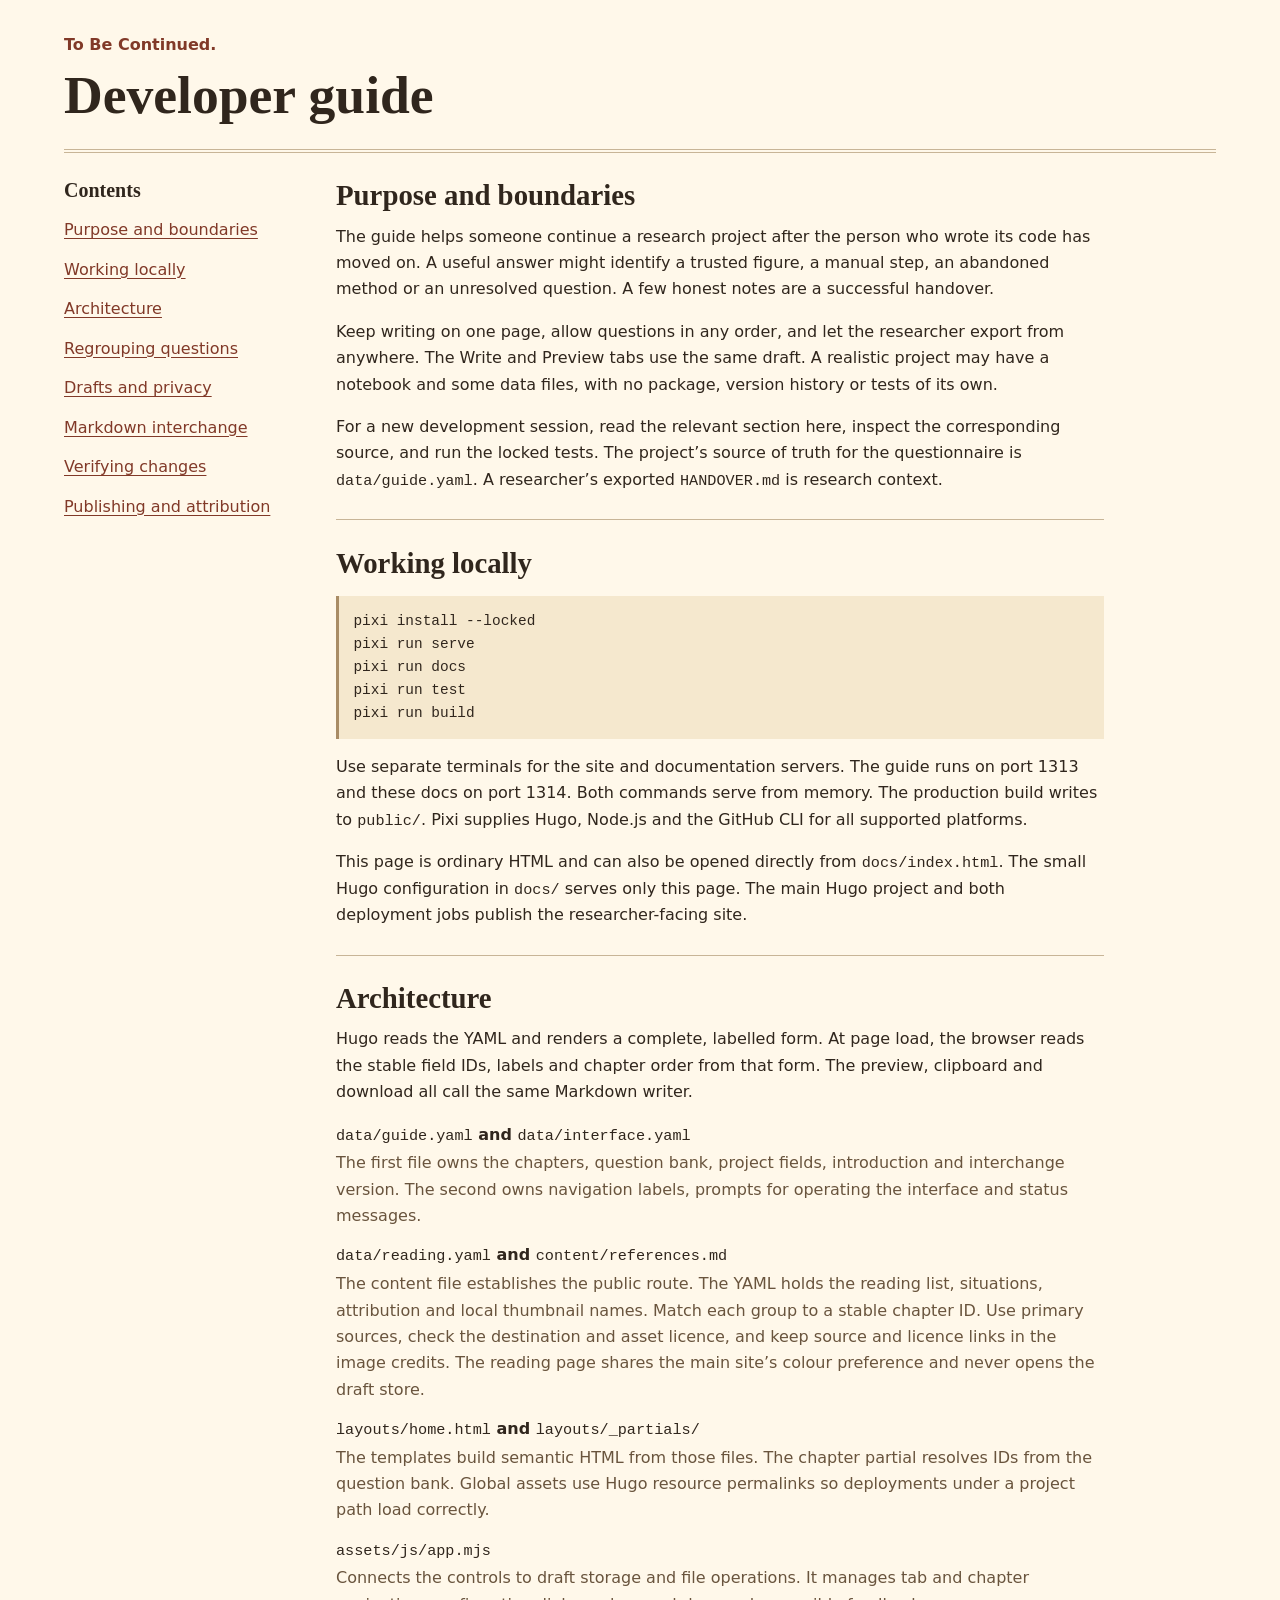
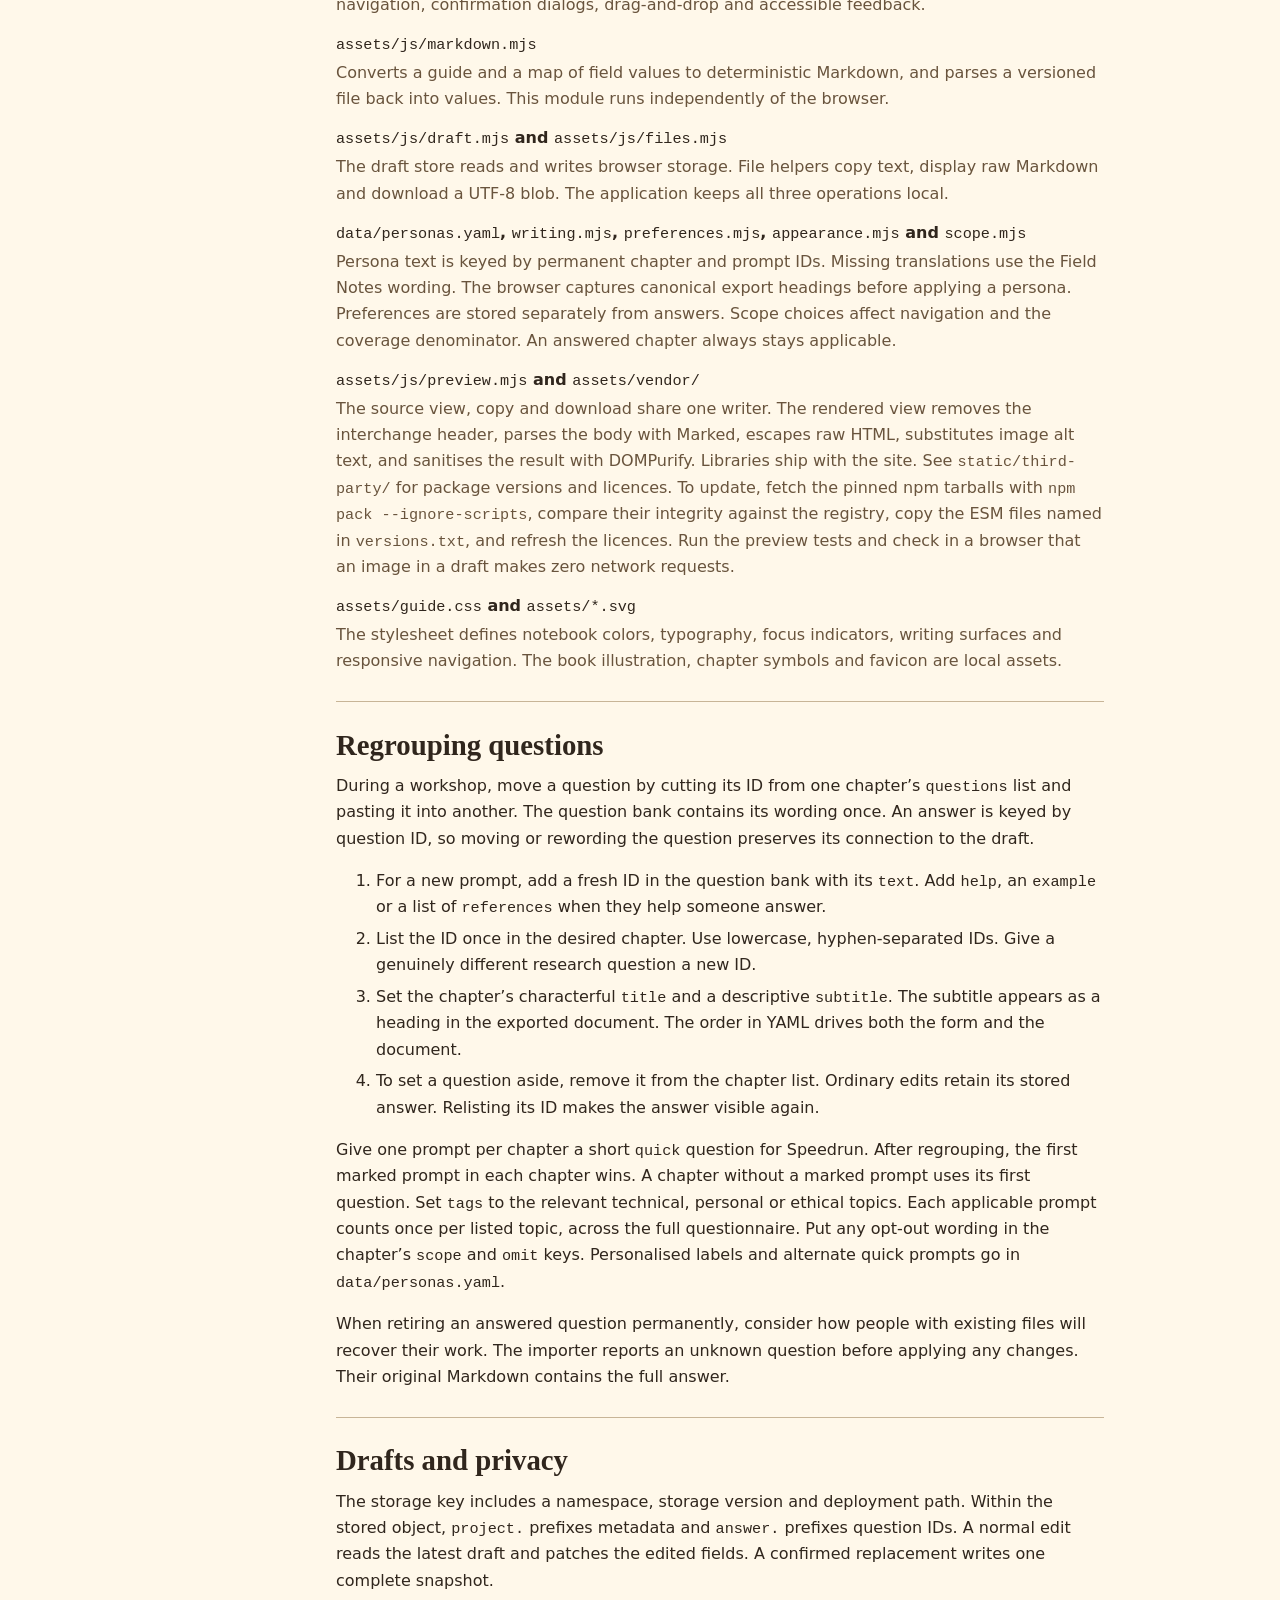
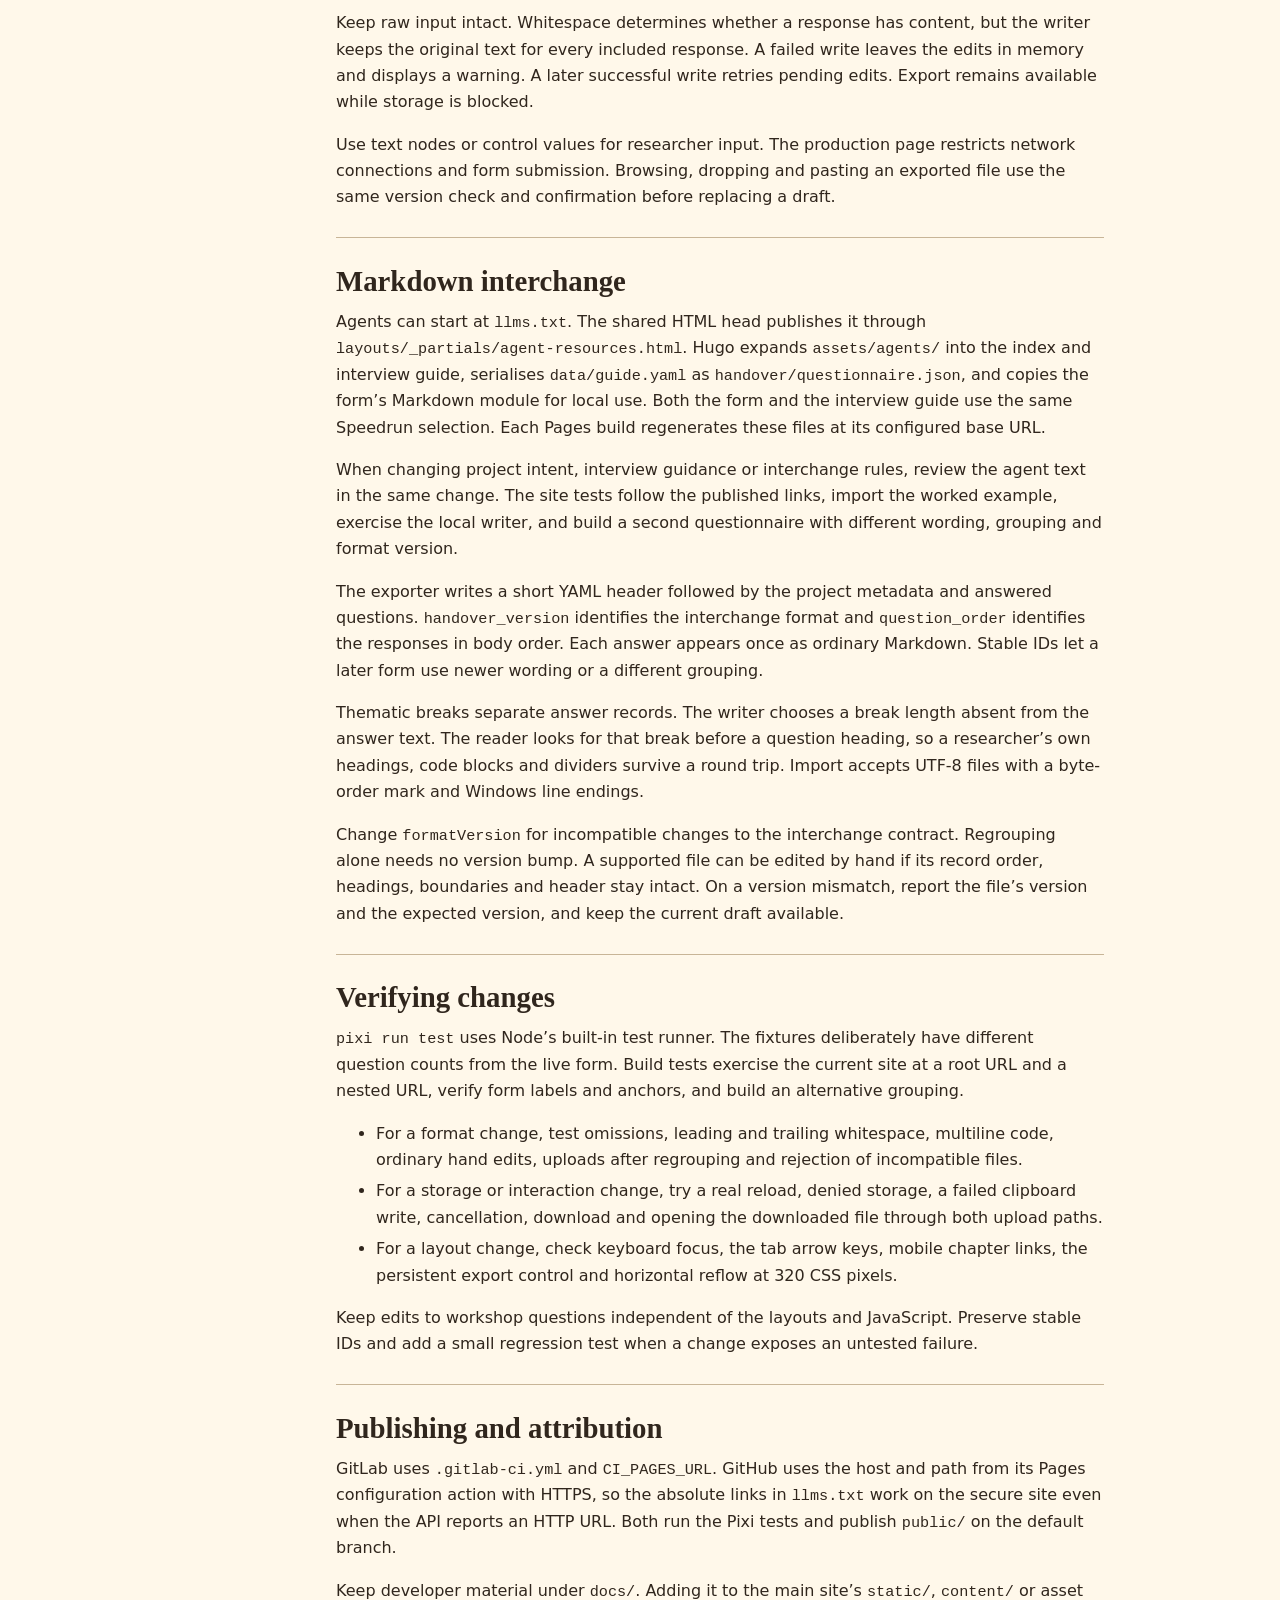
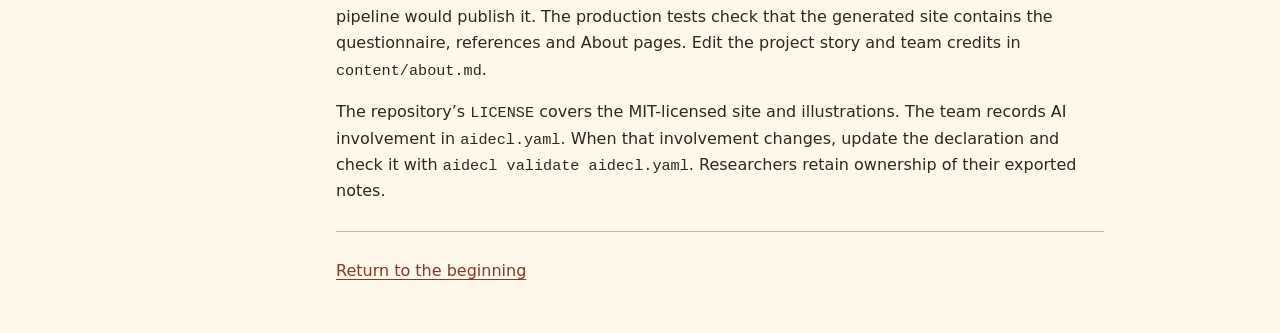
<file: docs/index.html>
<!doctype html>
<html lang="en">
<head>
  <meta charset="utf-8">
  <meta name="viewport" content="width=device-width, initial-scale=1">
  <title>Developer guide · To Be Continued.</title>
  <style>
    :root { color-scheme: light; --ink: #30261d; --muted: #69543d; --line: #c8b597; --brick: #813928; }
    * { box-sizing: border-box; }
    html { scroll-padding-top: 1rem; }
    body { margin: 0; background: #fff8ea; color: var(--ink); font: 1rem/1.65 system-ui, sans-serif; }
    header, main { width: min(72rem, 92%); margin-inline: auto; }
    header { padding: 2rem 0 1.35rem; border-bottom: 4px double var(--line); }
    header p { margin: 0; color: var(--brick); font-weight: 600; }
    h1, h2, h3 { font-family: Georgia, serif; line-height: 1.18; }
    h1 { margin: .35rem 0 0; font-size: clamp(2.2rem, 5vw, 3.35rem); }
    h2 { font-size: 1.8rem; margin: 0; }
    h3 { margin-bottom: .2rem; font-size: 1.25rem; }
    main { display: grid; grid-template-columns: 13rem minmax(0, 1fr); gap: clamp(1.5rem, 5vw, 5rem); padding: 1.65rem 0 3rem; }
    article { max-width: 48rem; min-width: 0; }
    section { border-bottom: 1px solid var(--line); margin-bottom: 1.65rem; padding-bottom: .65rem; }
    nav { align-self: start; position: sticky; top: 1rem; }
    nav h2 { font-size: 1.25rem; }
    nav ul { list-style: none; padding: 0; }
    nav a { display: inline-block; padding-block: .25rem; }
    a { color: var(--brick); text-underline-offset: .2em; }
    :focus-visible { outline: 3px solid var(--brick); outline-offset: 3px; }
    p, ul, ol, dl { margin-block: .65rem 1rem; }
    li + li { margin-top: .32rem; }
    dt { margin-top: .8rem; font-weight: 650; }
    dd { margin: .15rem 0 .65rem; color: var(--muted); }
    pre { padding: .9rem; border-left: 3px solid #a98c65; background: #f5e8ce; }
    code, pre { font: .95em/1.5 ui-monospace, Consolas, monospace; white-space: pre-wrap; overflow-wrap: anywhere; }
    .skip { position: absolute; left: -200vw; }
    .skip:focus { left: .5rem; top: .5rem; background: white; }
    @media (max-width: 48rem) { main { display: block; } nav { position: static; margin-bottom: 1.4rem; } nav ul { display: flex; flex-wrap: wrap; gap: .1rem 1rem; } nav li + li { margin: 0; } }
  </style>
</head>
<body>
  <a class="skip" href="#purpose">Skip to developer guide</a>
  <header><p>To Be Continued.</p><h1>Developer guide</h1></header>
  <main>
    <nav aria-label="Contents">
      <h2>Contents</h2>
      <ul>
        <li><a href="#purpose">Purpose and boundaries</a></li>
        <li><a href="#start">Working locally</a></li>
        <li><a href="#architecture">Architecture</a></li>
        <li><a href="#questions">Regrouping questions</a></li>
        <li><a href="#drafts">Drafts and privacy</a></li>
        <li><a href="#interchange">Markdown interchange</a></li>
        <li><a href="#verification">Verifying changes</a></li>
        <li><a href="#release">Publishing and attribution</a></li>
      </ul>
    </nav>
    <article>
      <section id="purpose">
        <h2>Purpose and boundaries</h2>
        <p>The guide helps someone continue a research project after the person who wrote its code has moved on. A useful answer might identify a trusted figure, a manual step, an abandoned method or an unresolved question. A few honest notes are a successful handover.</p>
        <p>Keep writing on one page, allow questions in any order, and let the researcher export from anywhere. The Write and Preview tabs use the same draft. A realistic project may have a notebook and some data files, with no package, version history or tests of its own.</p>
        <p>For a new development session, read the relevant section here, inspect the corresponding source, and run the locked tests. The project’s source of truth for the questionnaire is <code>data/guide.yaml</code>. A researcher’s exported <code>HANDOVER.md</code> is research context.</p>
      </section>
      <section id="start">
        <h2>Working locally</h2>
        <pre><code>pixi install --locked
pixi run serve
pixi run docs
pixi run test
pixi run build</code></pre>
        <p>Use separate terminals for the site and documentation servers. The guide runs on port 1313 and these docs on port 1314. Both commands serve from memory. The production build writes to <code>public/</code>. Pixi supplies Hugo, Node.js and the GitHub CLI for all supported platforms.</p>
        <p>This page is ordinary HTML and can also be opened directly from <code>docs/index.html</code>. The small Hugo configuration in <code>docs/</code> serves only this page. The main Hugo project and both deployment jobs publish the researcher-facing site.</p>
      </section>
      <section id="architecture">
        <h2>Architecture</h2>
        <p>Hugo reads the YAML and renders a complete, labelled form. At page load, the browser reads the stable field IDs, labels and chapter order from that form. The preview, clipboard and download all call the same Markdown writer.</p>
        <dl>
          <dt><code>data/guide.yaml</code> and <code>data/interface.yaml</code></dt>
          <dd>The first file owns the chapters, question bank, project fields, introduction and interchange version. The second owns navigation labels, prompts for operating the interface and status messages.</dd>
          <dt><code>data/reading.yaml</code> and <code>content/references.md</code></dt><dd>The content file establishes the public route. The YAML holds the reading list, situations, attribution and local thumbnail names. Match each group to a stable chapter ID. Use primary sources, check the destination and asset licence, and keep source and licence links in the image credits. The reading page shares the main site’s colour preference and never opens the draft store.</dd>
          <dt><code>layouts/home.html</code> and <code>layouts/_partials/</code></dt>
          <dd>The templates build semantic HTML from those files. The chapter partial resolves IDs from the question bank. Global assets use Hugo resource permalinks so deployments under a project path load correctly.</dd>
          <dt><code>assets/js/app.mjs</code></dt>
          <dd>Connects the controls to draft storage and file operations. It manages tab and chapter navigation, confirmation dialogs, drag-and-drop and accessible feedback.</dd>
          <dt><code>assets/js/markdown.mjs</code></dt>
          <dd>Converts a guide and a map of field values to deterministic Markdown, and parses a versioned file back into values. This module runs independently of the browser.</dd>
          <dt><code>assets/js/draft.mjs</code> and <code>assets/js/files.mjs</code></dt>
          <dd>The draft store reads and writes browser storage. File helpers copy text, display raw Markdown and download a UTF-8 blob. The application keeps all three operations local.</dd>
          <dt><code>data/personas.yaml</code>, <code>writing.mjs</code>, <code>preferences.mjs</code>, <code>appearance.mjs</code> and <code>scope.mjs</code></dt><dd>Persona text is keyed by permanent chapter and prompt IDs. Missing translations use the Field Notes wording. The browser captures canonical export headings before applying a persona. Preferences are stored separately from answers. Scope choices affect navigation and the coverage denominator. An answered chapter always stays applicable.</dd>
          <dt><code>assets/js/preview.mjs</code> and <code>assets/vendor/</code></dt><dd>The source view, copy and download share one writer. The rendered view removes the interchange header, parses the body with Marked, escapes raw HTML, substitutes image alt text, and sanitises the result with DOMPurify. Libraries ship with the site. See <code>static/third-party/</code> for package versions and licences. To update, fetch the pinned npm tarballs with <code>npm pack --ignore-scripts</code>, compare their integrity against the registry, copy the ESM files named in <code>versions.txt</code>, and refresh the licences. Run the preview tests and check in a browser that an image in a draft makes zero network requests.</dd>
          <dt><code>assets/guide.css</code> and <code>assets/*.svg</code></dt>
          <dd>The stylesheet defines notebook colors, typography, focus indicators, writing surfaces and responsive navigation. The book illustration, chapter symbols and favicon are local assets.</dd>
        </dl>
      </section>
      <section id="questions">
        <h2>Regrouping questions</h2>
        <p>During a workshop, move a question by cutting its ID from one chapter’s <code>questions</code> list and pasting it into another. The question bank contains its wording once. An answer is keyed by question ID, so moving or rewording the question preserves its connection to the draft.</p>
        <ol>
          <li>For a new prompt, add a fresh ID in the question bank with its <code>text</code>. Add <code>help</code>, an <code>example</code> or a list of <code>references</code> when they help someone answer.</li>
          <li>List the ID once in the desired chapter. Use lowercase, hyphen-separated IDs. Give a genuinely different research question a new ID.</li>
          <li>Set the chapter’s characterful <code>title</code> and a descriptive <code>subtitle</code>. The subtitle appears as a heading in the exported document. The order in YAML drives both the form and the document.</li>
          <li>To set a question aside, remove it from the chapter list. Ordinary edits retain its stored answer. Relisting its ID makes the answer visible again.</li>
        </ol>
        <p>Give one prompt per chapter a short <code>quick</code> question for Speedrun. After regrouping, the first marked prompt in each chapter wins. A chapter without a marked prompt uses its first question. Set <code>tags</code> to the relevant technical, personal or ethical topics. Each applicable prompt counts once per listed topic, across the full questionnaire. Put any opt-out wording in the chapter’s <code>scope</code> and <code>omit</code> keys. Personalised labels and alternate quick prompts go in <code>data/personas.yaml</code>.</p>
        <p>When retiring an answered question permanently, consider how people with existing files will recover their work. The importer reports an unknown question before applying any changes. Their original Markdown contains the full answer.</p>
      </section>
      <section id="drafts">
        <h2>Drafts and privacy</h2>
        <p>The storage key includes a namespace, storage version and deployment path. Within the stored object, <code>project.</code> prefixes metadata and <code>answer.</code> prefixes question IDs. A normal edit reads the latest draft and patches the edited fields. A confirmed replacement writes one complete snapshot.</p>
        <p>Keep raw input intact. Whitespace determines whether a response has content, but the writer keeps the original text for every included response. A failed write leaves the edits in memory and displays a warning. A later successful write retries pending edits. Export remains available while storage is blocked.</p>
        <p>Use text nodes or control values for researcher input. The production page restricts network connections and form submission. Browsing, dropping and pasting an exported file use the same version check and confirmation before replacing a draft.</p>
      </section>
      <section id="interchange">
        <h2>Markdown interchange</h2>
        <p>Agents can start at <code>llms.txt</code>. The shared HTML head publishes it through <code>layouts/_partials/agent-resources.html</code>. Hugo expands <code>assets/agents/</code> into the index and interview guide, serialises <code>data/guide.yaml</code> as <code>handover/questionnaire.json</code>, and copies the form’s Markdown module for local use. Both the form and the interview guide use the same Speedrun selection. Each Pages build regenerates these files at its configured base URL.</p>
        <p>When changing project intent, interview guidance or interchange rules, review the agent text in the same change. The site tests follow the published links, import the worked example, exercise the local writer, and build a second questionnaire with different wording, grouping and format version.</p>
        <p>The exporter writes a short YAML header followed by the project metadata and answered questions. <code>handover_version</code> identifies the interchange format and <code>question_order</code> identifies the responses in body order. Each answer appears once as ordinary Markdown. Stable IDs let a later form use newer wording or a different grouping.</p>
        <p>Thematic breaks separate answer records. The writer chooses a break length absent from the answer text. The reader looks for that break before a question heading, so a researcher’s own headings, code blocks and dividers survive a round trip. Import accepts UTF-8 files with a byte-order mark and Windows line endings.</p>
        <p>Change <code>formatVersion</code> for incompatible changes to the interchange contract. Regrouping alone needs no version bump. A supported file can be edited by hand if its record order, headings, boundaries and header stay intact. On a version mismatch, report the file’s version and the expected version, and keep the current draft available.</p>
      </section>
      <section id="verification">
        <h2>Verifying changes</h2>
        <p><code>pixi run test</code> uses Node’s built-in test runner. The fixtures deliberately have different question counts from the live form. Build tests exercise the current site at a root URL and a nested URL, verify form labels and anchors, and build an alternative grouping.</p>
        <ul>
          <li>For a format change, test omissions, leading and trailing whitespace, multiline code, ordinary hand edits, uploads after regrouping and rejection of incompatible files.</li>
          <li>For a storage or interaction change, try a real reload, denied storage, a failed clipboard write, cancellation, download and opening the downloaded file through both upload paths.</li>
          <li>For a layout change, check keyboard focus, the tab arrow keys, mobile chapter links, the persistent export control and horizontal reflow at 320 CSS pixels.</li>
        </ul>
        <p>Keep edits to workshop questions independent of the layouts and JavaScript. Preserve stable IDs and add a small regression test when a change exposes an untested failure.</p>
      </section>
      <section id="release">
        <h2>Publishing and attribution</h2>
        <p>GitLab uses <code>.gitlab-ci.yml</code> and <code>CI_PAGES_URL</code>. GitHub uses the host and path from its Pages configuration action with HTTPS, so the absolute links in <code>llms.txt</code> work on the secure site even when the API reports an HTTP URL. Both run the Pixi tests and publish <code>public/</code> on the default branch.</p>
        <p>Keep developer material under <code>docs/</code>. Adding it to the main site’s <code>static/</code>, <code>content/</code> or asset pipeline would publish it. The production tests check that the generated site contains the questionnaire, references and About pages. Edit the project story and team credits in <code>content/about.md</code>.</p>
        <p>The repository’s <code>LICENSE</code> covers the MIT-licensed site and illustrations. The team records AI involvement in <code>aidecl.yaml</code>. When that involvement changes, update the declaration and check it with <code>aidecl validate aidecl.yaml</code>. Researchers retain ownership of their exported notes.</p>
      </section>
      <a href="#purpose">Return to the beginning</a>
    </article>
  </main>
</body>
</html>
</file>
